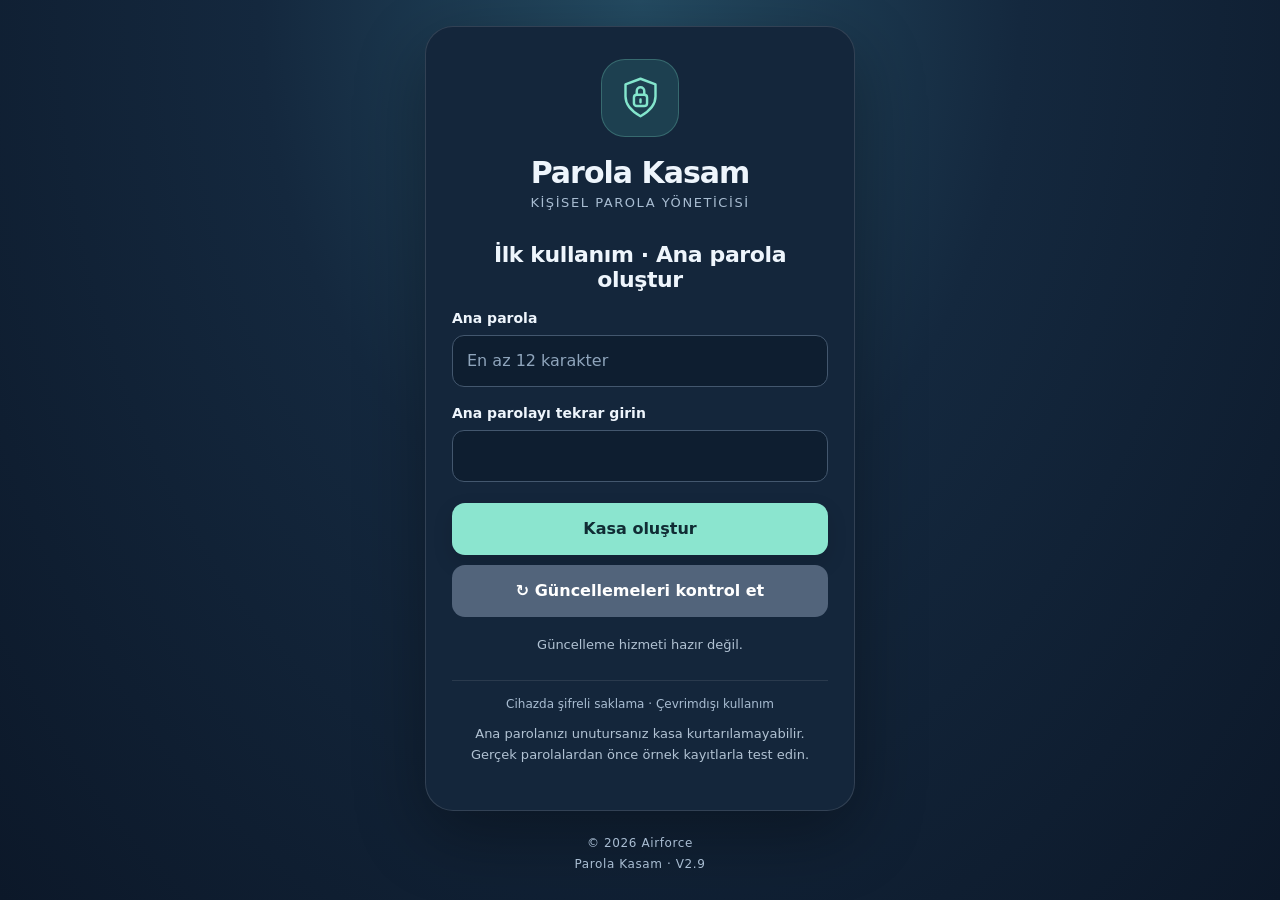
<file: index.html>
<!doctype html><html lang="tr"><meta charset="utf-8"><meta http-equiv="Content-Security-Policy" content="default-src 'none'; script-src 'self' 'unsafe-inline'; style-src 'unsafe-inline'; img-src 'self' data: blob:; connect-src 'none'; manifest-src 'self'; worker-src 'self'; base-uri 'none'; form-action 'none'"><meta name="viewport" content="width=device-width,initial-scale=1,viewport-fit=cover"><meta name="theme-color" content="#152840"><meta name="apple-mobile-web-app-capable" content="yes"><link rel="manifest" href="./manifest.webmanifest"><link rel="apple-touch-icon" href="./icon-192.png"><title>Parola Kasam</title><style> *{box-sizing:border-box}body{margin:0;background:#eef2f7;color:#17243a;font:16px system-ui}header{background:#152840;color:white;padding:22px}main{max-width:950px;margin:auto;padding:16px}section,article{background:white;border-radius:14px;padding:18px;margin-bottom:14px;box-shadow:0 2px 12px #18304a0b}h1,h2,h3{margin:0 0 12px}input,select,button,textarea{font:inherit;padding:11px;border:1px solid #cbd5e1;border-radius:8px;max-width:100%}input,textarea{width:100%;margin:5px 0 12px}button{background:#176b75;color:white;border:0;cursor:pointer;margin:3px}button.secondary{background:#52647b}button.danger{background:#a23939}label{font-size:14px;font-weight:600} .grid{display:grid;grid-template-columns:repeat(auto-fit,minmax(180px,1fr));gap:10px}.muted{color:#627187;font-size:14px}.due{color:#a23939;font-weight:bold}.hidden{display:none} .row{display:flex;flex-wrap:wrap;align-items:center;gap:6px}pre{white-space:pre-wrap;overflow-wrap:anywhere} @media(max-width:500px){main{padding:10px}section{padding:14px}}@media(max-width:600px){input,select,button,textarea{font-size:16px;min-height:44px}header{padding-top:calc(18px + env(safe-area-inset-top))}main{padding-bottom:calc(16px + env(safe-area-inset-bottom))}} #notifyOn,#notifyOff,#notifyTime,label[for="notifyTime"]{display:none!important} #bioUnlock{width:100%;min-height:60px;font-size:19px;font-weight:700;margin:8px 0}#passwordOption{width:100%;margin:8px 0}  header{position:sticky;top:0;z-index:10}header .headerline{display:flex;align-items:center;justify-content:space-between;gap:10px}header .headerline h1{margin:0;font-size:clamp(19px,5vw,32px)}#exitVault{background:#a23939;color:white;flex-shrink:0;min-height:44px} 
body:has(#gate:not(.hidden)){background:radial-gradient(ellipse at 50% 0%,#244b62 0%,#14283e 42%,#0c1829 100%);min-height:100dvh;color:#e6eef7}
body:has(#gate:not(.hidden)) header,body:has(#gate:not(.hidden)) #versionInfo{display:none}
body:has(#gate:not(.hidden)) main{min-height:100dvh;display:flex;flex-direction:column;justify-content:center;max-width:470px;padding:calc(24px + env(safe-area-inset-top)) 20px calc(24px + env(safe-area-inset-bottom))}
#gate{background:#14263b;border:1px solid #ffffff20;box-shadow:0 24px 70px #0005;border-radius:28px;padding:32px 26px;color:#eef5fc;text-align:center;margin:0}
#gate .brandmark{width:78px;height:78px;margin:0 auto 18px;border-radius:24px;background:#1d4050;color:#83e5cc;display:grid;place-items:center;border:1px solid #83e5cc40}
#gate .brandname{font-size:30px;font-weight:750;letter-spacing:-1px;margin:0 0 5px}
#gate .brandtag{color:#a9bdd2;font-size:13px;letter-spacing:.12em;text-transform:uppercase;margin:0 0 32px}
#gateTitle{font-size:22px;letter-spacing:-.4px;margin-bottom:16px}
#gate .muted{color:#b1c2d3;line-height:1.6;font-size:13px}
#gate #passwordPanel{text-align:left}
#gate input{background:#0e1e30;color:#f3f7fc;border:1px solid #43576e;border-radius:12px;min-height:52px;padding:14px;margin:8px 0 16px}
#gate input::placeholder{color:#8fa5bc}
#gate button{width:100%;margin:5px 0;min-height:52px;border-radius:13px;font-weight:650}
#gate #unlock,#gate #bioUnlock{background:#8be5cf;color:#102c34;box-shadow:0 8px 20px #0002}
#gate #bioUnlock{min-height:60px;font-size:17px}
#gate #bioUnlock::before{content:'⌑';margin-right:9px;font-size:22px;vertical-align:middle}
#gate #passwordOption{background:transparent;border:1px solid #52667d;color:#dce8f3}
#gate button:disabled{opacity:.5}
#gate :focus-visible{outline:3px solid #8be5cf;outline-offset:3px}
#gate .securityline{border-top:1px solid #ffffff18;margin-top:24px;padding-top:16px;color:#a9bdd2;font-size:12px}
#gate #error{color:#ffb6b6;overflow-wrap:anywhere;font-size:14px}
#gate #error:empty{display:none}
#loginCredit{text-align:center;color:#a9bdd2;font-size:12px;letter-spacing:.05em;padding:22px 0 0;line-height:1.7}
body:has(#gate.hidden) #loginCredit{display:none}
@media(max-width:380px){#gate{padding:25px 18px}body:has(#gate:not(.hidden)) main{padding-left:12px;padding-right:12px}}
.groupChip{background:#e6edf5;color:#233950;border:1px solid #cfdae7;border-radius:20px;padding:10px 15px;font-size:14px}.groupChip.active{background:#176b75;color:white;border-color:#176b75}#groupList{display:flex;flex-wrap:wrap;gap:5px;margin:12px 0}#category{width:100%;margin:5px 0 12px}#groupStatus{min-height:1.3em} header .headerActions{display:flex;align-items:center;gap:5px;flex-shrink:0}#helpOpen{border:1px solid #8ba9bd;background:transparent;color:#fff;min-width:44px;min-height:44px;border-radius:50%;font-weight:800;font-size:21px;padding:4px;margin:0}#helpDialog{box-sizing:border-box;width:min(680px,calc(100% - 24px));max-height:85dvh;overflow:auto;border:1px solid #cbd5e1;border-radius:20px;padding:20px;background:#fff;color:#17243a;box-shadow:0 15px 60px #0004}#helpDialog::backdrop{background:#071728aa}#helpDialog .helpTop{display:flex;align-items:flex-start;justify-content:space-between;gap:10px}#helpDialog .helpTop h2{font-size:21px}#helpDialog .helpTop p{margin:0 0 6px}#helpDialog details{border-top:1px solid #dce4ed;padding:13px 0}#helpDialog summary{cursor:pointer;font-weight:650;color:#176b75;line-height:1.5}#helpDialog details p{line-height:1.6;margin:10px 0 2px}#helpDialog footer{padding-top:12px;border-top:1px solid #dce4ed;text-align:center}#helpClose{flex-shrink:0}button#helpOpen.hidden{display:none}.passwordCard{border:1px solid #d7e0ea;border-radius:12px;padding:12px;margin:12px 0}.passwordCard.selected{border:2px solid #176b75;background:#eff8f7}.passwordHead{display:flex;justify-content:space-between;gap:8px;flex-wrap:wrap}.countdown{font-weight:700;color:#176b75}#passwordSlots{width:100%;margin:5px 0}#passwordCountdown{display:block;margin:8px 0;font-weight:700} </style><header><div class="headerline"><h1>🔐 Parola Kasam</h1><div class="headerActions"><button id="helpOpen" type="button" class="hidden" title="Yardım ve kullanım kılavuzu" aria-label="Yardım ve kullanım kılavuzu">?</button><button id="exitVault" type="button" class="hidden" aria-label="Çıkış yap ve kasayı kilitle">↪ Çıkış</button></div></div><div>Kişisel parola yönetimi · Yerel şifreli kasa</div></header><main><section id="versionInfo"><p class="muted">Çevrimdışı kişisel kasa · V2.9 PWA · Biyometrik giriş test sürümü. Uygulamanın kurulum paketi kayıt veya ana parola içermez. Şifreli yedek kişiseldir; paylaşmayın.</p></section><section id="gate"><div class="brandmark" aria-hidden="true"><svg width="45" height="45" viewBox="0 0 48 48" fill="none" stroke="currentColor" stroke-width="2.6" stroke-linejoin="round" stroke-linecap="round"><path d="M24 4 40 10v13c0 10-7 16-16 21C15 39 8 33 8 23V10Z"/><rect x="17" y="21" width="14" height="12" rx="3"/><path d="M20 21v-4a4 4 0 0 1 8 0v4M24 26v3"/></svg></div><p class="brandname">Parola Kasam</p><p class="brandtag">Kişisel parola yöneticisi</p><h2 id="gateTitle"></h2><button id="bioUnlock" class="hidden">Face ID / Biyometri ile aç</button><p id="bioHint" class="muted hidden">Ana parola yazmadan cihazınızla doğrulayın.</p><button id="passwordOption" class="secondary hidden" type="button">Ana parola ile giriş yap</button><div id="passwordPanel"><label for="master">Ana parola</label><input id="master" type="password" autocomplete="current-password" placeholder="En az 12 karakter"><div id="confirmWrap" class="hidden"><label for="masterConfirm">Ana parolayı tekrar girin</label><input id="masterConfirm" type="password" autocomplete="new-password"></div><button id="unlock">Kasayı aç</button></div><p id="error" role="alert"></p><button id="checkUpdateGate" type="button" class="secondary">↻ Güncellemeleri kontrol et</button><p id="updateGateStatus" class="muted" role="status"></p><div class="securityline">Cihazda şifreli saklama · Çevrimdışı kullanım</div><p class="muted">Ana parolanızı unutursanız kasa kurtarılamayabilir. Gerçek parolalardan önce örnek kayıtlarla test edin.</p></section><footer id="loginCredit">© 2026 Airforce<br>Parola Kasam · V2.9</footer><div id="app" class="hidden"><section><div class="row"><button id="checkUpdate" type="button" class="secondary">↻ Güncellemeleri kontrol et</button><button id="lock" class="secondary">Kilitle</button><button id="backup">Şifreli yedek indir</button><button id="restore" class="secondary">Yedek yükle</button><input type="file" id="restoreFile" hidden accept=".json" style="display:none"></div><p id="updateStatus" class="muted" role="status"></p><div class="grid" id="stats"></div><details><summary>Kasa ayarları</summary><label>Mevcut ana parola</label><input id="oldMaster" type="password" autocomplete="off"><label>Yeni ana parola</label><input id="newMaster" type="password" autocomplete="new-password"><label>Yeni ana parola tekrar</label><input id="newMaster2" type="password" autocomplete="new-password"><button id="changeMaster">Ana parolayı değiştir</button><hr><label for="notifyTime">Hatırlatma saati</label><input id="notifyTime" type="time" value="09:00"><button id="notifyOn">Yerel bildirimleri etkinleştir / güncelle</button><button id="notifyOff" class="secondary">Bildirimleri kapat</button><p id="notifyStatus" class="muted">Kapalı uygulamada otomatik yerel bildirim bu PWA sürümünde desteklenmez. Hatırlatmalar için takvime aktarım kullanın.</p></details><div id="bioSettings" class="hidden"><h3>Biyometrik giriş</h3><p class="muted">Face ID / Touch ID / Android cihaz doğrulaması (cihaz PIN’i de kullanılabilir). İsteğe bağlıdır. Geçiş anahtarı sağlayıcınız kimlik bilgisini eşitleyebilir; şifreli kasa cihazda kalır. Etkinleştirme sırasında iki doğrulama istenebilir.</p><label>Etkinleştirmek için ana parola</label><input id="bioMaster" type="password" autocomplete="off"><button id="bioEnable">Biyometrik girişi etkinleştir</button><button id="bioDisable" class="secondary">Devre dışı bırak</button></div></section><section><h2>Kayıt grupları</h2><p class="muted">Bir grup seçerek kayıtları filtreleyin veya kendi grubunuzu oluşturun.</p><div id="groupList"></div><label for="newGroup">Yeni grup adı</label><div class="row"><input id="newGroup" maxlength="60" placeholder="Örn. Oyun, Eğitim, Abonelik" style="flex:1;min-width:150px;margin:0"><button id="addGroup" type="button">+ Grup oluştur</button></div><p id="groupStatus" class="muted" role="status"></p></section><section><h2 id="formTitle">Yeni kayıt</h2><form id="form"><div class="grid"><div><label for="category">Grup</label><select id="category"><option value="">Grupsuz</option></select><label>Uygulama / site</label><input id="site" required></div><div><label>Kullanıcı adı</label><input id="username" required autocomplete="off"></div><div><label for="passwordSlots">Parolalar (en fazla 5)</label><select id="passwordSlots"></select><div class="row"><button type="button" id="addPassword">+ Parola ekle</button><button type="button" id="removePassword" class="secondary">Parolayı kaldır</button></div><label for="passwordLabel">Parola adı</label><input id="passwordLabel" maxlength="60"><label>Parola</label><input id="password" type="password" required autocomplete="new-password"><div class="row"><button type="button" id="generate">Güçlü parola üret</button><button type="button" id="toggle" class="secondary">Göster</button></div></div><div><label>Değişim periyodu (gün)</label><input id="period" type="number" min="1" max="3650" value="90" required><label>Son değişim tarihi</label><input id="changed" type="date" required><p id="passwordCountdown" aria-live="polite"></p></div></div><button>Kaydet</button><button type="button" id="cancel" class="secondary">Temizle</button></form></section><section><h2>Hatırlatma takvimi</h2><p class="muted">Yaklaşan değişimler burada görünür. Telefon takvimi için parola içermeyen ICS dosyası oluşturabilirsiniz.</p><button id="calendar">Takvime aktar (.ics)</button><div id="reminders"></div></section><section><h2>Dosyadan aktar</h2><p class="muted">Excel .xlsx veya Word .docx: ilk satır başlık; Uygulama, Kullanıcı Adı, Parola, Periyot, Tarih. Word için tablo kullanın. CSV: virgül, noktalı virgül veya sekme ayracı; UTF-8 ve Türkçe Windows kodlaması desteklenir. Chrome/Edge gibi dışa aktarımlarda name, username, password başlıkları da tanınır. Dosyalar cihazınızda işlenir.</p><input id="importFile" type="file" accept=".csv,text/csv,.xlsx,.docx"><button id="importBtn">Önizle</button><div id="preview"></div></section><section><h2>Kayıtlar</h2><input id="search" placeholder="Uygulama veya kullanıcı adı ara"><div id="records"></div></section></div></main><dialog id="helpDialog" aria-labelledby="helpTitle"><div class="helpTop"><div><p class="muted">PAROLA KASAM · AIRFORCE</p><h2 id="helpTitle">Yardım ve kullanım kılavuzu</h2></div><button id="helpClose" type="button" class="secondary" aria-label="Yardımı kapat">✕</button></div><p>İşlemler hakkında bilgi almak için ilgili başlığı açın.</p>
<details open><summary>1. İlk kurulum ve giriş</summary><p>En az 12 karakterli bir ana parola belirleyip tekrar girin. Kasa oluştur seçeneğine basın. Ana parolanızı güvenli bir yerde saklayın; unutursanız kasanızı geri açamayabilirsiniz.</p></details>
<details><summary>2. Face ID ve biyometrik giriş</summary><p>Kasayı ana parolanızla açın. Biyometrik giriş bölümünde ana parolanızı girip Etkinleştir düğmesine basın ve telefonunuzun doğrulama adımlarını tamamlayın. Çıkış yaptıktan sonra Face ID / Biyometri ile aç düğmesini kullanın. Cihazınız ekran kilidi kodunu da isteyebilir. Desteklenmeyen cihazlarda ana parola ile giriş yapın.</p></details>
<details><summary>3. Yeni parola kaydı ve üretme</summary><p>Yeni kayıt bölümünde grup, uygulama/site, kullanıcı adı, parola, değişim periyodu ve son değişim tarihini belirleyin. Güçlü parola üret düğmesi rastgele 24 karakterli bir parola oluşturur. Bir kayda en fazla beş parola ekleyebilirsiniz. Parola ekle ile yeni alan açın; her parolanın adı, değişim tarihi ve periyodu ayrı tutulur. Kopyala ve kullan veya Seç / kullan seçeneği son kullanılan parolayı üstte gösterir. Sayaç değişime kalan günleri gösterir. Kaydet düğmesiyle kasaya ekleyin. Bu işlem ilgili web sitesindeki gerçek parolanızı kendiliğinden değiştirmez.</p></details>
<details><summary>4. Gruplar ve arama</summary><p>Kayıt grupları bölümünde Sosyal Medya, Banka ve Finans, Forum gibi hazır grupları seçin. Yeni grup adı yazıp + Grup oluştur düğmesine basarak kendi grubunuzu ekleyin. Grup düğmeleri kayıt listesini filtreler. Tümü seçeneği filtreyi kaldırır. Mevcut kaydı Düzenle ile açıp grup seçimini değiştirerek taşıyabilirsiniz. Arama alanı uygulama, kullanıcı adı ve grup bilgilerini arar.</p></details>
<details><summary>5. Düzenleme ve parola geçmişi</summary><p>Kayıtlar bölümünden Göster / gizle, Kopyala veya Düzenle seçeneklerini kullanın. Parolayı değiştirip kaydettiğinizde eski parola geçmişte saklanır ve değişim tarihi güncellenir. Geçmiş düğmesi eski parolaları gösterir. Sil işlemi kaydı ve geçmişini kaldırır.</p></details>
<details><summary>6. CSV, Excel ve Word aktarımı</summary><p>Dosyadan aktar bölümünde .csv, .xlsx veya .docx dosyanızı seçin. İlk satır başlık olmalıdır: Uygulama, Kullanıcı Adı, Parola; isteğe bağlı Grup, Periyot, Tarih. Word belgesinde tablo kullanın. Önizle ile kayıtları kontrol edin, ardından Aktarımı onayla düğmesine basın. Periyot eksikse 90 gün, tarih eksikse bugün kullanılır. Düz metin parola dosyalarını paylaşmayın.</p></details>
<details><summary>7. Değişim takvimi ve hatırlatmalar</summary><p>Hatırlatma takvimi, son değişim tarihi ve periyoda göre sonraki tarihi gösterir. Takvime aktar (.ics) seçeneği 7, 3 ve 1 gün önce ve değişim gününde uyarı içeren bir dosya oluşturur. Telefonunuzun takvimine içe aktarın; bildirim desteği takvim uygulamasına bağlıdır. PWA kapalıyken kendi başına otomatik yerel bildirim göndermez. Tarihler değişirse eski takvim kayıtlarını kontrol edin ve yeniden aktarın.</p></details>
<details><summary>8. Şifreli yedekleme ve geri yükleme</summary><p>Şifreli yedek indir ile JSON dosyası oluşturun. Güvenli bir konumda saklayın. Yedek yükle seçeneği ile dosyayı seçip yedeğin ana parolasını girin. Geri yükleme mevcut kasanın yerini alır; öncesinde güncel yedek alın. Ana parola değiştirildiyse eski yedek eski parolayla açılır.</p></details>
<details><summary>9. Ana parola değiştirme ve çıkış</summary><p>Kasa ayarlarından mevcut ve yeni ana parolayı girerek değiştirin. Sonrasında biyometrik girişi yeniden etkinleştirin. Üstteki Çıkış düğmesi kasayı kilitler. Uygulama arka plana geçtiğinde veya 5 dakika işlem yapılmadığında da kilitlenir.</p></details>
<details><summary>10. Mobil kurulum, çevrimdışı kullanım ve paylaşım</summary><p>iPhone Safari: Paylaş → Ana Ekrana Ekle. Android Chrome: Menü → Ana ekrana ekle / Yükle. İlk kurulum ve güncelleme için bağlantı gerekir. Çevrimdışı çalışmayı örnek kayıtlarla uçak modunda doğrulayın. Kurulum adresini paylaşabilirsiniz; herkes kendi cihazında boş kasa oluşturur. Şifreli yedeğinizi veya parola dosyanızı paylaşmayın.</p></details>
<details><summary>11. Güvenlik ve sorun giderme</summary><p>Kasa verisi cihazda şifrelenir. Otomatik cihazlar arası senkronizasyon yoktur. Geçiş anahtarları cihazın sağlayıcısı tarafından eşitlenebilir. Tarayıcı verisini temizlemek veya uygulamayı kaldırmak kayıtların kaybolmasına yol açabilir. Giriş sorunu yaşarsanız kasayı sıfırlamayın; önce doğru sürüm ve ana parolayı kontrol edin. Uygulama bağımsız güvenlik denetiminden henüz geçmedi; gerçek parolalardan önce örnek kayıtlarla test edin.</p></details><footer class="muted">© 2026 Airforce · V2.9</footer></dialog><script>
'use strict';
window.VaultBio=(()=>{
const slot='parola-kasam-prf-wrap-v1', te=new TextEncoder(), rand=n=>crypto.getRandomValues(new Uint8Array(n)), encode=a=>btoa(String.fromCharCode(...new Uint8Array(a))), decode=s=>Uint8Array.from(atob(s),c=>c.charCodeAt(0));
const aad=(salt,id)=>te.encode('ParolaKasam PRF v1|'+location.origin+'|'+salt+'|'+id);
async function available(){return !!(isSecureContext&&window.PublicKeyCredential&&navigator.credentials&&await PublicKeyCredential.isUserVerifyingPlatformAuthenticatorAvailable());}
async function result(id,salt){
const a=await navigator.credentials.get({publicKey:{challenge:rand(32),allowCredentials:[{id:decode(id),type:'public-key'}],userVerification:'required',timeout:60000,extensions:{prf:{eval:{first:salt}}}}});
if(!a||encode(a.rawId)!==id)throw Error('Kimlik bilgisi eşleşmedi');
const flags=new Uint8Array(a.response.authenticatorData)[32];if((flags&5)!==5)throw Error('Cihaz doğrulaması gerekli');
const p=a.getClientExtensionResults().prf?.results?.first;if(!p||p.byteLength!==32)throw Error('PRF desteklenmiyor');
return new Uint8Array(p);
}
async function wrapping(prf){return crypto.subtle.importKey('raw',prf,{name:'AES-GCM'},false,['encrypt','decrypt']);}
return {available,async store(username,password,guard){
if(!await available())throw Error('Cihaz desteklenmiyor');
const salt=rand(32), raw=decode(password);let prf;
try{
if(raw.length!==32)throw Error('Geçersiz kasa anahtarı');
const c=await navigator.credentials.create({publicKey:{challenge:rand(32),rp:{name:'Parola Kasam'},user:{id:rand(32),name:'parola-kasam-'+encode(rand(12)),displayName:'Parola Kasam'},pubKeyCredParams:[{type:'public-key',alg:-7},{type:'public-key',alg:-257}],authenticatorSelection:{authenticatorAttachment:'platform',residentKey:'required',userVerification:'required'},timeout:60000,attestation:'none',extensions:{prf:{eval:{first:salt}}}}});
if(!c)throw Error('Kimlik bilgisi oluşturulamadı');
const id=encode(c.rawId);
const initial=c.getClientExtensionResults().prf?.results?.first;
prf=await result(id,salt);
if(initial&&(initial.byteLength!==32||!new Uint8Array(initial).every((v,i)=>v===prf[i])))throw Error('PRF tutarsız');
const iv=rand(12),ct=await crypto.subtle.encrypt({name:'AES-GCM',iv,additionalData:aad(username,id)},await wrapping(prf),raw);
if(!guard())throw Error('Kasa kilitlendi veya değişti');
localStorage.setItem(slot,JSON.stringify({v:1,username,id,salt:encode(salt),iv:encode(iv),ct:encode(ct)}));
}finally{raw.fill(0);if(prf)prf.fill(0);}
},async read(){
const original=localStorage.getItem(slot),o=JSON.parse(original);if(!o||o.v!==1)throw Error('Biyometrik kayıt yok');let p,raw;
try{p=await result(o.id,decode(o.salt));raw=new Uint8Array(await crypto.subtle.decrypt({name:'AES-GCM',iv:decode(o.iv),additionalData:aad(o.username,o.id)},await wrapping(p),decode(o.ct)));if(raw.length!==32||original!==localStorage.getItem(slot))throw Error('Kayıt değişti');return {username:o.username,password:encode(raw)};}finally{if(p)p.fill(0);if(raw)raw.fill(0);}
},async remove(){localStorage.removeItem(slot);}};
})();
</script><script>
'use strict';const $=id=>document.getElementById(id), enc=new TextEncoder(),dec=new TextDecoder(), storage='parola-kasasi-v1';let key,salt,rows=[],editing=null,pending=[],timer;const b64=x=>{let s="";for(let i=0;i<x.length;i+=8192)s+=String.fromCharCode(...x.subarray(i,i+8192));return btoa(s)}, un64=x=>Uint8Array.from(atob(x),c=>c.charCodeAt(0));const today=()=>{let d=new Date();return `${d.getFullYear()}-${String(d.getMonth()+1).padStart(2,'0')}-${String(d.getDate()).padStart(2,'0')}`};const uid=()=>b64(crypto.getRandomValues(new Uint8Array(16)));const dateAdd=(s,n)=>{let d=new Date(s+'T12:00:00Z');d.setUTCDate(d.getUTCDate()+Number(n));return d.toISOString().slice(0,10)};const days=r=>Math.round((Date.parse(dateAdd(r.changed,r.period))-Date.parse(today()))/86400000);function el(tag,t,cls){let e=document.createElement(tag);e.textContent=t;if(cls)e.className=cls;return e}function btn(t,fn,cls){let e=el('button',t,cls);e.onclick=fn;return e}async function derive(p,s,extractable=false){return crypto.subtle.deriveKey({name:'PBKDF2',salt:s,iterations:600000,hash:'SHA-256'},await crypto.subtle.importKey('raw',enc.encode(p),'PBKDF2',false,['deriveKey']),{name:'AES-GCM',length:256},extractable,['encrypt','decrypt'])}const defaultGroups=['Sosyal Medya','Banka ve Finans','Forum','İş','Kişisel','E-posta','Alışveriş','Diğer'];let customGroups=[],groupFilter=null;
function groupKey(v){return String(v||'').trim().toLocaleLowerCase('tr')}
function groupList(){const m=new Map();for(const v of [...customGroups,...defaultGroups,...rows.map(r=>r.category)]){const n=String(v||'').trim();if(n&&!m.has(groupKey(n)))m.set(groupKey(n),n)}return [...m.values()]}
function decodeVault(data){if(Array.isArray(data))return {rows:data,groups:[]};if(data&&data.schema===2&&Array.isArray(data.rows)&&Array.isArray(data.groups)&&data.groups.every(x=>typeof x==='string'))return data;throw Error('Geçersiz kasa biçimi')}
function loadVault(data){const v=decodeVault(data);rows=v.rows;customGroups=v.groups||[];groupFilter=null}
function vaultPayload(){return {schema:2,rows,groups:customGroups}}
function fillGroups(){const select=$('category'),old=select.value;select.replaceChildren(new Option('Grupsuz',''),...groupList().map(n=>new Option(n,n)));if(old){const match=groupList().find(n=>groupKey(n)===groupKey(old));if(match)select.value=match}}
function renderGroups(){fillGroups();const host=$('groupList');host.replaceChildren();const make=(title,value,count)=>{const b=btn(title+' ('+count+')',()=>{groupFilter=value;render()});b.className='groupChip'+(groupFilter===value?' active':'');b.setAttribute('aria-pressed',String(groupFilter===value));return b};host.append(make('Tümü',null,rows.length),make('Grupsuz','',rows.filter(r=>!groupKey(r.category)).length));for(const n of groupList())host.append(make(n,groupKey(n),rows.filter(r=>groupKey(r.category)===groupKey(n)).length))}
async function addGroup(){if(!key)return;const input=$('newGroup'),n=input.value.trim();if(!n||n.length>60){$('groupStatus').textContent='1–60 karakter arasında grup adı girin.';return}const existing=groupList().find(g=>groupKey(g)===groupKey(n));if(existing){$('groupStatus').textContent='Bu grup zaten mevcut.';fillGroups();$('category').value=existing;return}const old=customGroups;customGroups=[...customGroups,n];$('addGroup').disabled=true;try{await save();if(!key)return;input.value='';render();$('category').value=n;$('groupStatus').textContent='Grup oluşturuldu.'}catch{if(key)customGroups=old;$('groupStatus').textContent='Grup kaydedilemedi.'}finally{$('addGroup').disabled=false}}
$('addGroup').onclick=addGroup;$('newGroup').addEventListener('keydown',e=>{if(e.key==='Enter'){e.preventDefault();addGroup()}});
async function save(){let iv=crypto.getRandomValues(new Uint8Array(12)),ct=await crypto.subtle.encrypt({name:'AES-GCM',iv},key,enc.encode(JSON.stringify(vaultPayload())));localStorage.setItem(storage,JSON.stringify({v:1,salt:b64(salt),iv:b64(iv),data:b64(new Uint8Array(ct))}));if(localStorage.getItem('notify-enabled')==='yes')queueNotifications();}let passwordExpanded=false;function gate(){passwordExpanded=false;const fresh=!localStorage.getItem(storage);$('confirmWrap').classList.toggle('hidden',!fresh);$('master').autocomplete=fresh?'new-password':'current-password';$('masterConfirm').value=''; $('gateTitle').textContent=localStorage.getItem(storage)?'Kasayı aç':'İlk kullanım · Ana parola oluştur';$('unlock').textContent=localStorage.getItem(storage)?'Kasayı aç':'Kasa oluştur';updateLoginChoice();}const bioFlag='parola-kasam-bio-enabled-v1';let bioEpoch=0,bioBusy=false;
function updateLoginChoice(){let enabled=false;try{const o=JSON.parse(localStorage.getItem('parola-kasam-prf-wrap-v1'));const v=JSON.parse(localStorage.getItem(storage));enabled=!!(o&&v&&o.v===1&&o.username===v.salt&&localStorage.getItem(bioFlag)==='yes')}catch{}$('bioUnlock').classList.toggle('hidden',!enabled);$('bioHint').classList.toggle('hidden',!enabled);$('passwordOption').classList.toggle('hidden',!enabled);$('passwordPanel').classList.toggle('hidden',enabled&&!passwordExpanded);$('passwordOption').textContent=passwordExpanded?'Ana parola alanını gizle':'Ana parola ile giriş yap';$('bioUnlock').textContent=/iPhone|iPad|iPod/.test(navigator.userAgent)||(/Mac/.test(navigator.platform)&&navigator.maxTouchPoints>1)?'Face ID / Touch ID ile aç':'Biyometri ile aç';} $('passwordOption').onclick=()=>{passwordExpanded=!passwordExpanded;updateLoginChoice();if(passwordExpanded)$('master').focus()};async function refreshBio(){updateLoginChoice();const b=window.VaultBio;let available=false;try{available=!!b&&await b.available()}catch{}const enabled=localStorage.getItem(bioFlag)=== 'yes';updateLoginChoice();$('bioSettings').classList.toggle('hidden',!b||!key);$('bioEnable').disabled=!available||bioBusy;$('bioDisable').disabled=!enabled||bioBusy;$('bioUnlock').disabled=bioBusy;}
async function withBio(fn){if(bioBusy)return;bioBusy=true;$('unlock').disabled=true;$('bioUnlock').disabled=true;$('bioEnable').disabled=true;$('bioDisable').disabled=true;try{await fn()}finally{bioBusy=false;$('unlock').disabled=false;refreshBio()}}
$('bioEnable').onclick=()=>withBio(async()=>{const epoch=bioEpoch,original=localStorage.getItem(storage);let p=$('bioMaster').value;$('bioMaster').value='';try{if(!key||!p||!window.VaultBio)throw Error();const obj=JSON.parse(localStorage.getItem(storage));const k=await derive(p,un64(obj.salt),true);p='';await crypto.subtle.decrypt({name:'AES-GCM',iv:un64(obj.iv)},k,un64(obj.data));const raw=new Uint8Array(await crypto.subtle.exportKey('raw',k));try{await window.VaultBio.store(obj.salt,b64(raw),()=>!!key&&epoch===bioEpoch&&!document.hidden&&original===localStorage.getItem(storage));localStorage.setItem(bioFlag,'yes');alert('Biyometrik giriş etkinleştirildi. Kasayı kilitlediğinizde Face ID / Biyometri ile aç düğmesi görünecek. Aynı tarayıcı veya ana ekran uygulamasını kullanın.')}finally{raw.fill(0)}}catch{alert('Etkinleştirilemedi. Ana parolanızı ve cihaz biyometrisini kontrol edin.')}finally{p=''}});
$('bioDisable').onclick=()=>withBio(async()=>{try{if(!key)throw Error();await window.VaultBio.remove();localStorage.removeItem(bioFlag);alert('Biyometrik giriş kapatıldı.')}catch{alert('Güvenli anahtar silinemedi. Tekrar deneyin.')}});
$('bioUnlock').onclick=()=>withBio(async()=>{const epoch=bioEpoch;let raw;try{const obj=JSON.parse(localStorage.getItem(storage));const r=await window.VaultBio.read();if(r.username!==obj.salt||epoch!==bioEpoch||document.hidden)throw Error();raw=un64(r.password);if(raw.length!==32)throw Error();const k=await crypto.subtle.importKey('raw',raw,{name:'AES-GCM'},false,['encrypt','decrypt']);const data=JSON.parse(dec.decode(await crypto.subtle.decrypt({name:'AES-GCM',iv:un64(obj.iv)},k,un64(obj.data))));if(epoch!==bioEpoch||document.hidden||localStorage.getItem(storage)!==JSON.stringify(obj))throw Error();key=k;salt=un64(obj.salt);loadVault(data);$('master').value='';$('error').textContent='';$('gate').classList.add('hidden');$('app').classList.remove('hidden');$('exitVault').classList.remove('hidden');$('helpOpen').classList.remove('hidden');reset();render();touch()}catch{passwordExpanded=true;updateLoginChoice();$('error').textContent='Biyometrik giriş tamamlanamadı. Tekrar deneyin veya ana parolanızla giriş yapın.'}finally{if(raw)raw.fill(0)}});

gate();refreshBio();$('unlock').onclick=async()=>{try{if(!crypto.subtle)throw Error('Güvenli tarayıcı bağlamı gerekli (HTTPS veya desteklenen yerel dosya).');let p=$('master').value,raw=localStorage.getItem(storage);if(!raw&&p.length<12)throw Error('En az 12 karakter kullanın.');if(!raw&&p!==$('masterConfirm').value)throw Error('Ana parolalar eşleşmiyor.');let obj=raw?JSON.parse(raw):null;salt=obj?un64(obj.salt):crypto.getRandomValues(new Uint8Array(16));key=await derive(p,salt);loadVault(obj?JSON.parse(dec.decode(await crypto.subtle.decrypt({name:'AES-GCM',iv:un64(obj.iv)},key,un64(obj.data)))):[]);if(!obj)await save();$('master').value='';$('masterConfirm').value='';$('error').textContent='';$('gate').classList.add('hidden');$('app').classList.remove('hidden');$('exitVault').classList.remove('hidden');$('helpOpen').classList.remove('hidden');reset();render();touch();refreshBio()}catch(e){key=null;$('error').textContent='Kasa açılamadı. '+(e.message||'Ana parolanızı kontrol edin.')}};function lock(){ $('bioMaster').value='';for(const id of ['oldMaster','newMaster','newMaster2'])$(id).value=''; bioEpoch++; $('master').value='';$('masterConfirm').value='';key=null;rows=[];customGroups=[];groupFilter=null;pending=[];reset();$('groupList').replaceChildren();$('newGroup').value='';$('groupStatus').textContent='';$('category').replaceChildren(new Option('Grupsuz',''));editingPasswords=[];selectedPassword=null;$('passwordSlots').replaceChildren();$('passwordLabel').value='';$('passwordCountdown').textContent='';for(let id of ['records','stats','reminders','preview'])$(id).replaceChildren();$('importFile').value='';$('search').value='';$('app').classList.add('hidden');$('exitVault').classList.add('hidden');$('helpOpen').classList.add('hidden');if($('helpDialog').open)$('helpDialog').close();$('gate').classList.remove('hidden');gate();clearTimeout(timer);refreshBio();window.VaultUpdate?.onLock()}function touch(){if(key){clearTimeout(timer);timer=setTimeout(lock,300000)}}document.addEventListener('pointerdown',touch);document.addEventListener('keydown',touch);$('lock').onclick=lock;$('exitVault').onclick=lock;$('helpOpen').onclick=()=>{if(key&&!$('helpDialog').open)$('helpDialog').showModal()};$('helpClose').onclick=()=>{$('helpDialog').close()};document.addEventListener('visibilitychange',()=>{if(document.hidden&&key)lock()});let editingPasswords=[],selectedPassword=null;
function slots(r){return Array.isArray(r.passwords)&&r.passwords.length?r.passwords:[{id:r.id+'-p1',label:'Parola 1',password:r.password,changed:r.changed,period:r.period,lastUsed:0,history:r.history||[]}]}
function activeSlot(r){const p=slots(r);return p.find(x=>x.id===r.activePassword)||p[0]}
function syncRecord(r){const p=activeSlot(r);return {...r,password:p.password,changed:p.changed,period:p.period,history:p.history||[],activePassword:p.id}}
function allSlots(){return rows.flatMap(r=>slots(r).map(p=>({...p,site:r.site+' · '+p.label,id:r.id+'-'+p.id})))}
function remaining(p){const n=days(p);return n<0?(-n)+' gün gecikti':n===0?'Bugün değiştir':n+' gün kaldı'}
function updateCounter(){try{$('passwordCountdown').textContent=remaining({changed:$('changed').value,period:Number($('period').value)});$('passwordCountdown').className=days({changed:$('changed').value,period:Number($('period').value)})<=7?'due':'muted'}catch{$('passwordCountdown').textContent='Tarih seçin'}}
function collectSlot(){const p=editingPasswords.find(x=>x.id===selectedPassword);if(!p)return false;const pw=$('password').value,changed=$('changed').value,period=Number($('period').value),label=$('passwordLabel').value.trim();if(!pw||!changed||!Number.isInteger(period)||period<1||period>3650||!label){alert('Parola, ad, tarih ve periyot alanlarını tamamlayın.');return false}if(p.password&&p.password!==pw){p.history=[{password:p.password,username:$('username').value,from:p.changed,to:today()},...(p.history||[])];p.changed=today()}else p.changed=changed;p.password=pw;p.period=period;p.label=label;return true}
function showSlot(id){selectedPassword=id;const p=editingPasswords.find(x=>x.id===id);$('passwordSlots').replaceChildren(...editingPasswords.map(x=>new Option(x.label,x.id)));$('passwordSlots').value=id;$('passwordLabel').value=p.label;$('password').value=p.password||'';$('password').type='password';$('toggle').textContent='Göster';$('changed').value=p.changed||today();$('period').value=p.period||90;$('addPassword').disabled=editingPasswords.length>=5;updateCounter()}
function freshSlot(){return {id:uid(),label:'Parola '+(editingPasswords.length+1),password:'',changed:today(),period:90,lastUsed:0,history:[]}}
$('passwordSlots').onchange=()=>{const id=$('passwordSlots').value;if(collectSlot())showSlot(id);else $('passwordSlots').value=selectedPassword};
$('addPassword').onclick=()=>{if(editingPasswords.length>=5||!collectSlot())return;const p=freshSlot();editingPasswords.push(p);showSlot(p.id)};
$('removePassword').onclick=()=>{if(editingPasswords.length<=1){alert('En az bir parola kalmalıdır.');return}if(!confirm('Bu parola ve geçmişi kaldırılsın mı? Kaydet ile onaylanır.'))return;editingPasswords=editingPasswords.filter(p=>p.id!==selectedPassword);showSlot(editingPasswords[0].id)};
$('period').oninput=updateCounter;$('changed').oninput=updateCounter;
async function useSlot(r,p,copy){if(!key)return;const before=rows;if(copy){try{await navigator.clipboard.writeText(p.password)}catch{alert('Panoya erişilemedi.');return}}if(!key)return;const list=slots(r).map(x=>x.id===p.id?{...x,lastUsed:Date.now()}:x);rows=rows.map(x=>x.id===r.id?syncRecord({...x,passwords:list,activePassword:p.id}):x);try{await save();if(key)render()}catch{if(key)rows=before;alert('Son kullanım kaydedilemedi.')}} 
function reset(){editing=null;$('form').reset();editingPasswords=[];const p=freshSlot();editingPasswords=[p];showSlot(p.id);$('formTitle').textContent='Yeni kayıt'}$('cancel').onclick=reset;$('toggle').onclick=()=>{$('password').type=$('password').type==='password'?'text':'password';$('toggle').textContent=$('password').type==='password'?'Göster':'Gizle'};$('generate').onclick=()=>{const chars='ABCDEFGHIJKLMNOPQRSTUVWXYZabcdefghijklmnopqrstuvwxyz0123456789!@#$%^&*_-+=';let out='';while(out.length<24){for(let n of crypto.getRandomValues(new Uint8Array(32))){if(n<Math.floor(256/chars.length)*chars.length&&out.length<24)out+=chars[n%chars.length]}}$('password').value=out};
$('form').onsubmit=async e=>{e.preventDefault();if(!key||!collectSlot())return;const old=rows.find(r=>r.id===editing);let list=editingPasswords.map(p=>({...p,history:[...(p.history||[])]}));if(list.length>5||list.some(p=>!p.password))return;const active=old&&list.some(p=>p.id===old.activePassword)?old.activePassword:list[0].id;const r=syncRecord({id:old?.id||uid(),category:$('category').value.trim(),site:$('site').value.trim(),username:$('username').value.trim(),passwords:list,activePassword:active});const before=rows;rows=old?rows.map(x=>x.id===old.id?r:x):[...rows,r];try{await save();if(key){reset();render()}}catch{if(key)rows=before;alert('Kayıt başarısız.')}};
function editRecord(r){editing=r.id;fillGroups();for(const k of ['site','username'])$(k).value=r[k]||'';$('category').value=groupList().find(n=>groupKey(n)===groupKey(r.category))||'';editingPasswords=slots(r).map(p=>({...p,history:[...(p.history||[])]}));showSlot(activeSlot(r).id);$('formTitle').textContent='Kaydı düzenle';$('form').scrollIntoView()}
function render(){renderGroups();const q=$('search').value.toLocaleLowerCase('tr'),list=$('records'),all=allSlots();list.replaceChildren();$('stats').replaceChildren(...[['Toplam kayıt',rows.length],['Toplam parola',all.length],['Süresi dolan',all.filter(p=>days(p)<=0).length],['7 gün içinde',all.filter(p=>days(p)>0&&days(p)<=7).length]].map(([a,b])=>el('h3',a+': '+b)));const rem=$('reminders');rem.replaceChildren();for(const p of all.sort((a,b)=>days(a)-days(b)))rem.append(el('p',p.site+' · '+dateAdd(p.changed,p.period)+' · '+remaining(p),days(p)<=7?'due':'muted'));for(const r of rows.filter(r=>(groupFilter===null||groupKey(r.category)===groupFilter)&&(r.site+' '+r.username+' '+(r.category||'')).toLocaleLowerCase('tr').includes(q))){const a=el('article','');a.append(el('h3',r.site),el('p',(r.category||'Grupsuz')+' · '+r.username,'muted'));const ordered=[...slots(r)].sort((x,y)=>(y.id===activeSlot(r).id)-(x.id===activeSlot(r).id)||(y.lastUsed||0)-(x.lastUsed||0));for(const p of ordered){const current=p.id===activeSlot(r).id,card=el('div','','passwordCard'+(current?' selected':'')),secret=el('p','••••••••••••'),head=el('div','','passwordHead');head.append(el('strong',p.label+(current?' · Seçili':'')),el('span',remaining(p),days(p)<=7?'due':'countdown'));card.append(head,secret,el('p','Son değişim: '+p.changed+' | Sonraki: '+dateAdd(p.changed,p.period),'muted'),el('p','Son kullanım: '+(p.lastUsed?new Date(p.lastUsed).toLocaleString('tr-TR'):'Henüz kaydedilmedi'),'muted'),btn('Göster / gizle',()=>secret.textContent=secret.textContent===p.password?'••••••••••••':p.password),btn('Kopyala ve kullan',()=>useSlot(r,p,true)),btn('Seç / kullan',()=>useSlot(r,p,false),'secondary'),btn('Geçmiş ('+(p.history||[]).length+')',()=>{const h=card.querySelector('pre');if(h)h.remove();else card.append(el('pre',(p.history||[]).map(x=>x.from+' → '+x.to+' | '+x.username+' | '+x.password).join('\n')||'Geçmiş yok'))}));a.append(card)}a.append(btn('Düzenle',()=>editRecord(r)),btn('Sil',async()=>{if(confirm('Kayıt ve tüm parola geçmişleri silinsin mi?')){const before=rows;rows=rows.filter(x=>x.id!==r.id);try{await save();if(key)render()}catch{if(key)rows=before;alert('Silinemedi.')}}},'danger'));list.append(a)}}$('search').oninput=render;
async function download(name,data,type){const plugins=window.Capacitor?.Plugins;if(window.Capacitor?.isNativePlatform?.()&&plugins?.Filesystem&&plugins?.Share){try{const path='export-'+crypto.randomUUID()+'/'+name;const f=await plugins.Filesystem.writeFile({path,data, directory:'CACHE',encoding:'utf8',recursive:true});try{await plugins.Share.share({title:name,files:[f.uri]})}finally{await plugins.Filesystem.deleteFile({path,directory:'CACHE'}).catch(()=>{})}return}catch(e){alert('Dosya dışa aktarılamadı.');return}}let u=URL.createObjectURL(new Blob([data],{type})),a=document.createElement('a');a.href=u;a.download=name;a.click();setTimeout(()=>URL.revokeObjectURL(u),1000)}$('backup').onclick=()=>download('parola-kasam.json',localStorage.getItem(storage),'application/json');$('restore').onclick=()=>$('restoreFile').click();$('restoreFile').onchange=async()=>{try{let p=JSON.parse(await $('restoreFile').files[0].text());if(p.v!==1||!p.salt||!p.iv||!p.data)throw Error();let pass=prompt('Yedeğin ana parolası');if(pass===null)return;let k=await derive(pass,un64(p.salt));let data=JSON.parse(dec.decode(await crypto.subtle.decrypt({name:'AES-GCM',iv:un64(p.iv)},k,un64(p.data))));decodeVault(data);if(confirm('Mevcut kasa yedekle değiştirilsin mi?')){if(window.VaultBio && localStorage.getItem(bioFlag)){await window.VaultBio.remove();localStorage.removeItem(bioFlag)}localStorage.setItem(storage,JSON.stringify(p));loadVault(data);if(localStorage.getItem('notify-enabled')==='yes')queueNotifications();lock()}}catch{alert('Yedek açılamadı.')}finally{$('restoreFile').value=''}};const esc=s=>String(s).replace(/\\/g,'\\\\').replace(/\r?\n/g,'\\n').replace(/,/g,'\\,').replace(/;/g,'\\;');$('calendar').onclick=()=>{let lines=['BEGIN:VCALENDAR','VERSION:2.0','PRODID:-//Parola Kasam//TR'];for(let r of allSlots()){let dt=dateAdd(r.changed,r.period).replaceAll('-','');lines.push('BEGIN:VEVENT','UID:'+r.id+'@parolakasam','DTSTAMP:'+new Date().toISOString().replace(/[-:]/g,'').split('.')[0]+'Z','DTSTART;VALUE=DATE:'+dt,'SUMMARY:'+esc('Parola değişim takvimini kontrol edin'),'BEGIN:VALARM','TRIGGER:-P7D','ACTION:DISPLAY','DESCRIPTION:Parola değişimi yaklaşıyor','END:VALARM','BEGIN:VALARM','TRIGGER:-P3D','ACTION:DISPLAY','DESCRIPTION:Parola değişimi yaklaşıyor','END:VALARM','BEGIN:VALARM','TRIGGER:-P1D','ACTION:DISPLAY','DESCRIPTION:Parola değişimi yaklaşıyor','END:VALARM','BEGIN:VALARM','TRIGGER:PT0S','ACTION:DISPLAY','DESCRIPTION:Parola değişim günü','END:VALARM','END:VEVENT')}lines.push('END:VCALENDAR');download('parola-takvimi.ics',lines.join('\r\n')+'\r\n','text/calendar')};
function csv(s){s=s.replace(/^\uFEFF/,'');let counts={',':0,';':0,'\t':0},q=false;for(let i=0;i<s.length;i++){let c=s[i];if(c==='"'){if(q&&s[i+1]==='"')i++;else q=!q}else if(!q){if(c==='\n'||c==='\r')break;if(c in counts)counts[c]++}}let sep=Object.keys(counts).sort((a,b)=>counts[b]-counts[a])[0],out=[],r=[],v='';q=false;for(let i=0;i<s.length;i++){let c=s[i];if(c==='"'){if(q&&s[i+1]==='"'){v+='"';i++}else q=!q}else if(!q&&c===sep){r.push(v);v=''}else if(!q&&(c==='\n'||c==='\r')){if(c==='\r'&&s[i+1]==='\n')i++;r.push(v);out.push(r);r=[];v=''}else v+=c}if(q)throw Error('CSV: kapanmamış çift tırnak.');if(v||r.length){r.push(v);out.push(r)}return out.filter(r=>r.some(v=>v.trim()))}async function csvText(f){let b=await f.arrayBuffer(),a=new Uint8Array(b);if(a[0]===255&&a[1]===254)return new TextDecoder('utf-16le').decode(b);if(a[0]===254&&a[1]===255)return new TextDecoder('utf-16be').decode(b);try{return new TextDecoder('utf-8',{fatal:true}).decode(b)}catch{return new TextDecoder('windows-1254').decode(b)}}async function unzip(buf){let a=new Uint8Array(buf),d=new DataView(buf),o={},end=-1;for(let i=a.length-22;i>=Math.max(0,a.length-65557);i--)if(d.getUint32(i,true)===0x06054b50){end=i;break}if(end<0)throw Error('Geçersiz ZIP');let p=d.getUint32(end+16,true),count=d.getUint16(end+10,true);for(let i=0;i<count;i++){if(d.getUint32(p,true)!==0x02014b50)throw Error('ZIP hatası');let m=d.getUint16(p+10,true),size=d.getUint32(p+20,true),n=d.getUint16(p+28,true),x=d.getUint16(p+30,true),c=d.getUint16(p+32,true),l=d.getUint32(p+42,true),name=dec.decode(a.slice(p+46,p+46+n)),start=l+30+d.getUint16(l+26,true)+d.getUint16(l+28,true);if(/^(word\/document.xml|xl\/sharedStrings.xml|xl\/worksheets\/sheet\d+.xml)$/.test(name)){let bytes=a.slice(start,start+size);o[name]=dec.decode(m===0?bytes:await new Response(new Blob([bytes]).stream().pipeThrough(new DecompressionStream('deflate-raw'))).arrayBuffer())}p+=46+n+x+c}return o}const xml=s=>new DOMParser().parseFromString(s,'application/xml'), tags=(e,n)=>Array.from(e.getElementsByTagNameNS('*',n)), txt=(e,n)=>tags(e,n).map(t=>t.textContent).join('');async function readFile(f){if(f.name.toLowerCase().endsWith('.csv'))return csv(await csvText(f));let z=await unzip(await f.arrayBuffer());if(f.name.toLowerCase().endsWith('.docx'))return tags(xml(z['word/document.xml']),'tr').map(r=>tags(r,'tc').map(c=>txt(c,'t')));let ss=z['xl/sharedStrings.xml']?tags(xml(z['xl/sharedStrings.xml']),'si').map(t=>txt(t,'t')):[];let name=Object.keys(z).filter(x=>x.includes('worksheets/')).sort()[0];if(!name)throw Error('Excel sayfası yok');return tags(xml(z[name]),'row').map(r=>{let a=[];for(let c of tags(r,'c')){let letters=(c.getAttribute('r')||'A').match(/^[A-Z]+/)[0],i=[...letters].reduce((v,ch)=>v*26+ch.charCodeAt(0)-64,0)-1,t=c.getAttribute('t'),v=txt(c,'v');a[i]=t==='s'?ss[Number(v)]:t==='inlineStr'?txt(c,'t'):v}return a})}const norm=s=>String(s||'').toLocaleLowerCase('tr').trim().replace(/ı/g,'i').normalize('NFD').replace(/[\u0300-\u036f]/g,'');function parsedDate(v){if(!v)return today();if(/^\d+(\.\d+)?$/.test(v))return new Date(Date.UTC(1899,11,30)+Number(v)*86400000).toISOString().slice(0,10);if(/^\d{4}-\d{2}-\d{2}$/.test(v)&&!isNaN(Date.parse(v)))return v;let m=v.match(/^(\d{1,2})[./](\d{1,2})[./](\d{4})$/);if(m)return m[3]+'-'+m[2].padStart(2,'0')+'-'+m[1].padStart(2,'0');throw Error('Tarih biçimi geçersiz')} $('importBtn').onclick=async()=>{try{let f=$('importFile').files[0];if(!f)throw Error('Dosya seçin');let a=await readFile(f),h=a.shift().map(norm),ix=names=>h.findIndex(x=>names.includes(x)),s=ix(['uygulama','site','uygulama adi','name','title','url','website','origin','login_uri','hostname']),u=ix(['kullanici adi','username','kullanici','user name','login','login_username','email']),p=ix(['parola','sifre','password','login_password']),g=ix(['grup','kategori','category','group','folder']),n=ix(['periyot','degisim periyodu','degisim periyodu (gun)']),d=ix(['tarih','son degisim tarihi']);if([s,u,p].includes(-1))throw Error('Uygulama, Kullanıcı Adı, Parola başlıkları gerekli.');pending=a.filter(r=>r[s]||r[u]||r[p]).map(r=>{let period=Number(r[n]||90),changed=parsedDate(r[d]);if(!r[s]||!r[u]||!r[p]||!Number.isInteger(period)||period<1||period>3650||isNaN(Date.parse(changed)))throw Error('Eksik veya geçersiz satır.');return {id:uid(),site:r[s],username:r[u],password:r[p],category:String(r[g]||'').trim(),period,changed,history:[]}});let box=$('preview');box.replaceChildren(el('p',pending.length+' kayıt hazır. Eksik periyot: 90 gün; eksik tarih: bugün.'));for(let r of pending)box.append(el('p',r.site+' · '+r.username+' · '+r.period+' gün'));box.append(btn('Aktarımı onayla',async()=>{let old=rows;rows=[...rows,...pending];try{await save();pending=[];box.replaceChildren(el('p','Aktarım tamamlandı.'));$('importFile').value='';render()}catch{rows=old;alert('Aktarım kaydedilemedi.')}}))}catch(e){pending=[];$('preview').replaceChildren(el('p',e.message,'due'))}};

let noticeQueue=Promise.resolve();
function queueNotifications(){const dates=new Set(),time=localStorage.getItem('notify-time')||'09:00';for(const r of allSlots()){const due=dateAdd(r.changed,r.period);for(const offset of [7,3,1,0]){const day=dateAdd(due,-offset),at=new Date(day+'T'+time+':00');if(at>Date.now())dates.add(at.getTime())}if(days(r)<=0){const at=new Date(dateAdd(today(),1)+'T'+time+':00');dates.add(at.getTime())}}const times=[...dates].sort((a,b)=>a-b).slice(0,60);noticeQueue=noticeQueue.catch(()=>{}).then(async()=>{if(localStorage.getItem('notify-enabled')!=='yes')return;await window.VaultNotice.replace(times);$('notifyStatus').textContent=times.length+' bildirim planlandı (en yakın 60 tarih).'}).catch(()=>{$('notifyStatus').textContent='Bildirimler planlanamadı; takvim aktarımını kullanın.'});return noticeQueue;}
$('notifyTime').value=localStorage.getItem('notify-time')||'09:00';
$('notifyOn').onclick=async()=>{try{if(!window.VaultNotice)throw Error('Bu test sürümünde yerel bildirim yok. ICS takvim aktarımını kullanın.');if(!await window.VaultNotice.permission())throw Error('Bildirim izni verilmedi.');localStorage.setItem('notify-time',$('notifyTime').value||'09:00');localStorage.setItem('notify-enabled','yes');await queueNotifications()}catch(e){$('notifyStatus').textContent=e.message}};
$('notifyOff').onclick=async()=>{localStorage.removeItem('notify-enabled');try{await noticeQueue;await window.VaultNotice?.replace([]);$('notifyStatus').textContent='Bildirimler kapalı.'}catch{$('notifyStatus').textContent='Bildirimler silinemedi; telefon ayarlarını kontrol edin.'}};
$('changeMaster').onclick=async()=>{const old=$('oldMaster').value,p=$('newMaster').value,p2=$('newMaster2').value;for(const id of ['oldMaster','newMaster','newMaster2'])$(id).value='';if(!key||p.length<12||p!==p2){alert('Yeni parola en az 12 karakter olmalı ve eşleşmeli.');return}const epoch=bioEpoch;try{const raw=localStorage.getItem(storage),obj=JSON.parse(raw);const k=await derive(old,un64(obj.salt));await crypto.subtle.decrypt({name:'AES-GCM',iv:un64(obj.iv)},k,un64(obj.data));const ns=crypto.getRandomValues(new Uint8Array(16)),nk=await derive(p,ns),iv=crypto.getRandomValues(new Uint8Array(12));const ct=await crypto.subtle.encrypt({name:'AES-GCM',iv},nk,enc.encode(JSON.stringify(vaultPayload())));if(!key||epoch!==bioEpoch||raw!==localStorage.getItem(storage))throw Error();if(localStorage.getItem(bioFlag)==='yes'){await window.VaultBio.remove();localStorage.removeItem(bioFlag)}if(!key||epoch!==bioEpoch||raw!==localStorage.getItem(storage))throw Error();localStorage.setItem(storage,JSON.stringify({v:1,salt:b64(ns),iv:b64(iv),data:b64(new Uint8Array(ct))}));lock();alert('Ana parola değiştirildi. Biyometriyi yeniden etkinleştirin; eski yedekler eski parolayla açılır.')}catch{alert('Ana parola değiştirilemedi. Mevcut parolanızı kontrol edin.')}};
</script><script src="./install.js?v=29"></script></html>
</file>
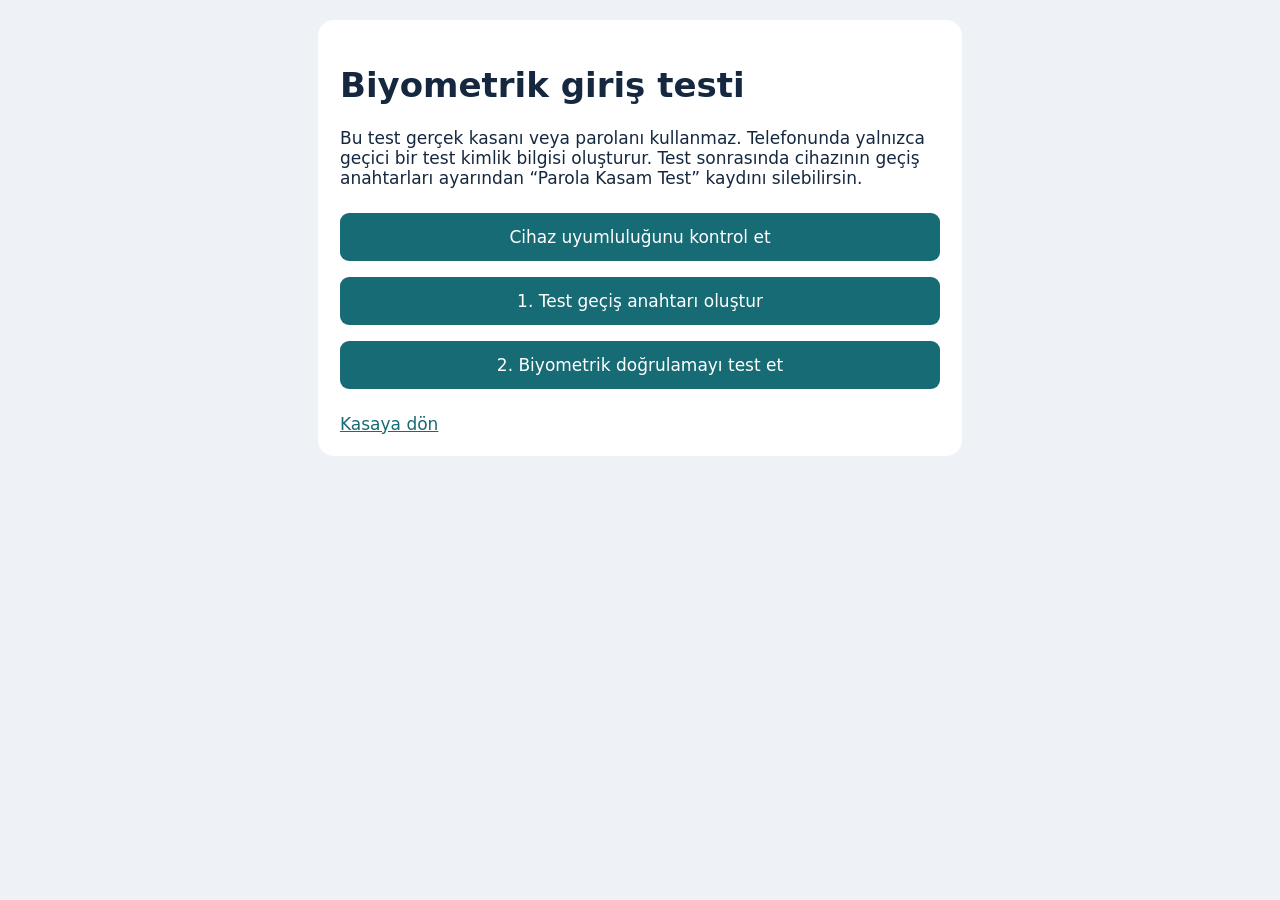
<file: biyometri-test.html>
<!doctype html><html lang="tr"><meta charset="utf-8"><meta name="viewport" content="width=device-width,initial-scale=1"><meta http-equiv="Content-Security-Policy" content="default-src 'none'; script-src 'unsafe-inline'; style-src 'unsafe-inline'; connect-src 'none'; form-action 'none'; base-uri 'none'"><title>Parola Kasam – Biyometri testi</title><style>body{font:17px system-ui;background:#eef2f7;color:#152840;margin:20px}main{max-width:600px;margin:auto;background:white;padding:22px;border-radius:16px}button{font:inherit;background:#176b75;color:white;border:0;padding:14px;border-radius:9px;width:100%;margin:8px 0}pre{white-space:pre-wrap;overflow-wrap:anywhere}a{color:#176b75}</style><main><h1>Biyometrik giriş testi</h1><p>Bu test gerçek kasanı veya parolanı kullanmaz. Telefonunda yalnızca geçici bir test kimlik bilgisi oluşturur. Test sonrasında cihazının geçiş anahtarları ayarından “Parola Kasam Test” kaydını silebilirsin.</p><button id="check">Cihaz uyumluluğunu kontrol et</button><button id="create">1. Test geçiş anahtarı oluştur</button><button id="verify">2. Biyometrik doğrulamayı test et</button><pre id="out" aria-live="polite"></pre><a href="./index.html">Kasaya dön</a></main><script>const out=document.getElementById('out'),rand=n=>crypto.getRandomValues(new Uint8Array(n));let id,first;const salt=rand(32);function log(s){out.textContent+=s+'\n'}function err(e){log('Hata: '+e.name+' — '+e.message)}document.getElementById('check').onclick=async()=>{out.textContent='';log('HTTPS: '+isSecureContext);log('WebAuthn: '+!!window.PublicKeyCredential);try{log('Cihaz doğrulayıcısı: '+await PublicKeyCredential.isUserVerifyingPlatformAuthenticatorAvailable())}catch(e){err(e)}};document.getElementById('create').onclick=async()=>{try{const c=await navigator.credentials.create({publicKey:{challenge:rand(32),rp:{name:'Parola Kasam Test'},user:{id:rand(32),name:'parola-kasam-test-'+Date.now(),displayName:'Parola Kasam Test'},pubKeyCredParams:[{type:'public-key',alg:-7},{type:'public-key',alg:-257}],authenticatorSelection:{authenticatorAttachment:'platform',residentKey:'required',userVerification:'required'},timeout:60000,attestation:'none',extensions:{prf:{eval:{first:salt}}}}});id=c.rawId;const p=c.getClientExtensionResults().prf;first=p?.results?.first;log('Test kimlik bilgisi oluşturuldu. PRF desteği: '+(p?.enabled===true||!!first));log('Şimdi 2. düğmeye bas.')}catch(e){err(e)}};document.getElementById('verify').onclick=async()=>{if(!id){log('Önce test geçiş anahtarı oluştur.');return}try{const a=await navigator.credentials.get({publicKey:{challenge:rand(32),allowCredentials:[{type:'public-key',id,transports:['internal']}],userVerification:'required',timeout:60000,extensions:{prf:{eval:{first:salt}}}}});const v=a.getClientExtensionResults().prf?.results?.first;log('Cihaz doğrulama işlemi döndü.');log('PRF anahtar çıktısı: '+(v?.byteLength===32?'32 bayt — destekleniyor':'yok'));if(v){if(first){const same=new Uint8Array(v).every((x,i)=>x===new Uint8Array(first)[i]);log('Aynı anahtar çıktısı: '+same)}else{first=v;log('Tekrarlanabilirliği kontrol etmek için 2. düğmeye tekrar bas.')}}log('Not: Bu test Face ID ile cihaz PIN yöntemini ayırt edemez; telefondaki doğrulama ekranına bak. Kasa açma henüz uygulanmadı.')}catch(e){err(e)}};</script></html>
</file>
